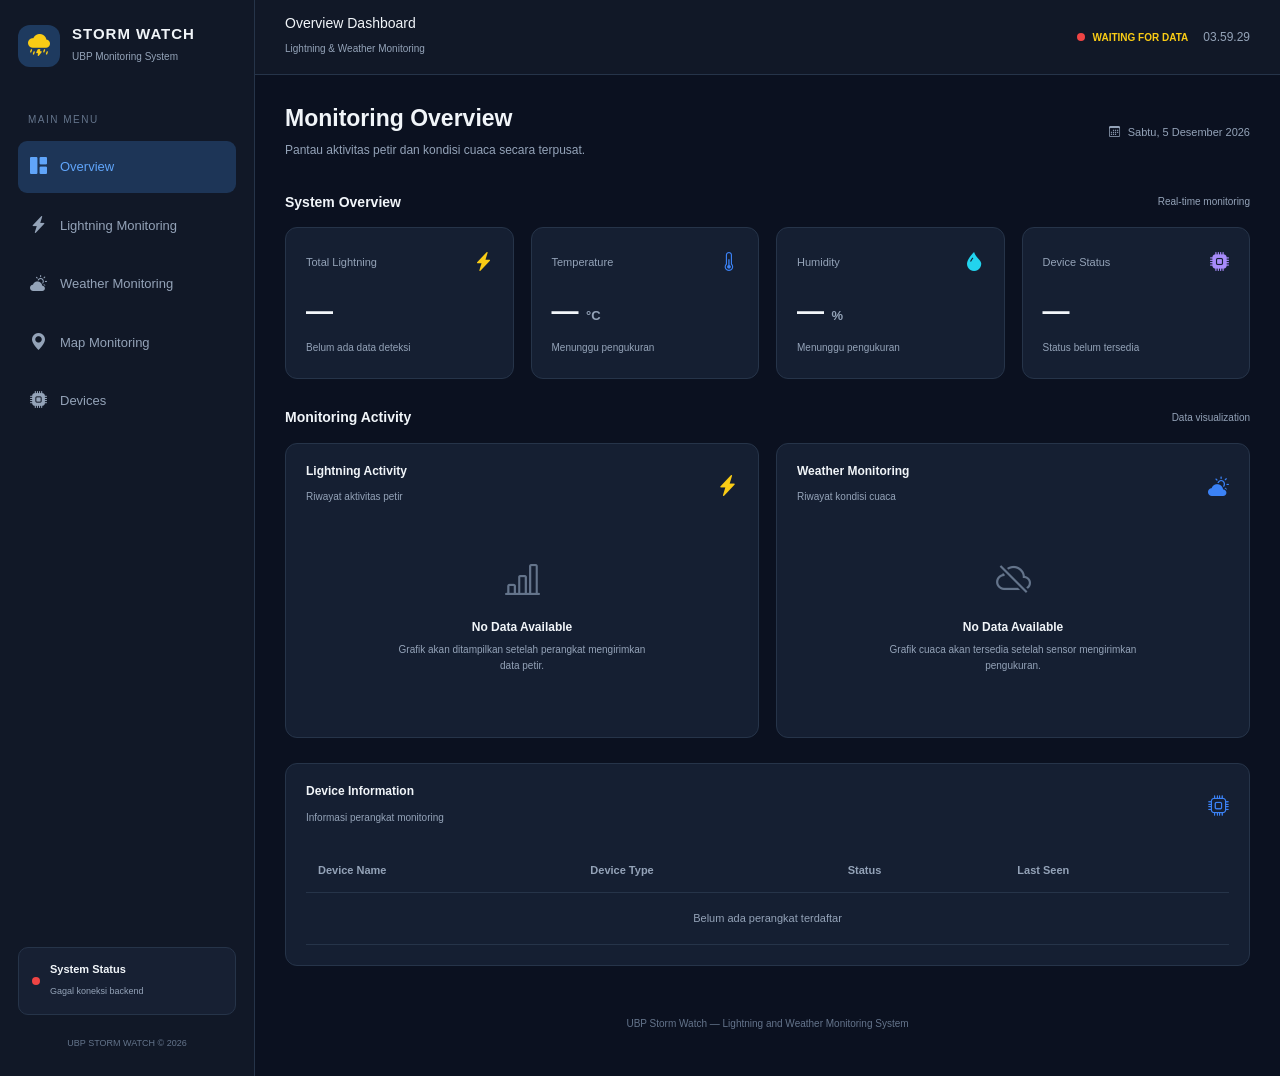
<file: frontend/index.html>
<!DOCTYPE html>
<html lang="id">

<head>
    <meta charset="UTF-8">
    <meta name="viewport" content="width=device-width, initial-scale=1.0">

    <title>UBP Storm Watch | Dashboard</title>

    <!-- Bootstrap -->
    <link href="https://cdn.jsdelivr.net/npm/bootstrap@5.3.3/dist/css/bootstrap.min.css" rel="stylesheet">

    <!-- Bootstrap Icons -->
    <link rel="stylesheet" href="https://cdn.jsdelivr.net/npm/bootstrap-icons@1.11.3/font/bootstrap-icons.min.css">

    <!-- Custom CSS -->
    <link rel="stylesheet" href="assets/css/style.css">
    <link rel="stylesheet" href="assets/css/monitoring.css">
</head>

<body>

    <div class="dashboard-wrapper">

        <!-- SIDEBAR -->
        <aside class="sidebar" id="sidebar">

            <div class="brand">
                <div class="brand-icon">
                    <i class="bi bi-cloud-lightning-rain-fill"></i>
                </div>

                <div>
                    <h5>STORM WATCH</h5>
                    <span>UBP Monitoring System</span>
                </div>
            </div>

            <div class="sidebar-label">MAIN MENU</div>

            <nav class="sidebar-nav">

                <a href="#overview" class="nav-link active">
                    <i class="bi bi-grid-1x2-fill"></i>
                    <span>Overview</span>
                </a>

                <a href="#lightning" class="nav-link">
                    <i class="bi bi-lightning-charge-fill"></i>
                    <span>Lightning Monitoring</span>
                </a>

                <a href="#weather" class="nav-link">
                    <i class="bi bi-cloud-sun-fill"></i>
                    <span>Weather Monitoring</span>
                </a>

                <a href="#map" class="nav-link">
                    <i class="bi bi-geo-alt-fill"></i>
                    <span>Map Monitoring</span>
                </a>

                <a href="#devices" class="nav-link">
                    <i class="bi bi-cpu-fill"></i>
                    <span>Devices</span>
                </a>

            </nav>

            <div class="sidebar-bottom">
                <div class="system-info">
                    <span class="status-dot"></span>
                    <div>
                        <strong>System Status</strong>
                        <small>Menunggu koneksi backend</small>
                    </div>
                </div>

                <div class="sidebar-footer">
                    UBP STORM WATCH © 2026
                </div>
            </div>

        </aside>


        <!-- MAIN AREA -->
        <main class="main-content">

            <!-- TOPBAR -->
            <header class="topbar">

                <div class="topbar-left">
                    <button class="menu-toggle" id="menuToggle">
                        <i class="bi bi-list"></i>
                    </button>

                    <div>
                        <h6 id="pageTitle">Overview Dashboard</h6>
                        <span>Lightning & Weather Monitoring</span>
                    </div>
                </div>

                <div class="topbar-right">

                    <div class="live-indicator">
                        <span class="status-dot"></span>
                        WAITING FOR DATA
                    </div>

                    <div class="current-time" id="currentTime">
                        --:--:--
                    </div>

                </div>

            </header>


            <!-- PAGE CONTENT -->
            <section class="content-area page-section" id="overview">

                <div class="welcome-section">
                    <div>
                        <h3>Monitoring Overview</h3>
                        <p>
                            Pantau aktivitas petir dan kondisi cuaca
                            secara terpusat.
                        </p>
                    </div>

                    <div class="date-info">
                        <i class="bi bi-calendar3"></i>
                        <span id="currentDate">Memuat tanggal...</span>
                    </div>
                </div>


                <!-- STATISTICS -->
                <div class="section-heading">
                    <h5>System Overview</h5>
                    <span>Real-time monitoring</span>
                </div>

                <div class="stats-grid">

                    <div class="stat-card">
                        <div class="stat-top">
                            <span>Total Lightning</span>
                            <i class="bi bi-lightning-charge-fill yellow"></i>
                        </div>

                        <h2>—</h2>
                        <small>Belum ada data deteksi</small>
                    </div>


                    <div class="stat-card">
                        <div class="stat-top">
                            <span>Temperature</span>
                            <i class="bi bi-thermometer-half blue"></i>
                        </div>

                        <h2>— <small>°C</small></h2>
                        <small>Menunggu pengukuran</small>
                    </div>


                    <div class="stat-card">
                        <div class="stat-top">
                            <span>Humidity</span>
                            <i class="bi bi-droplet-fill cyan"></i>
                        </div>

                        <h2>— <small>%</small></h2>
                        <small>Menunggu pengukuran</small>
                    </div>


                    <div class="stat-card">
                        <div class="stat-top">
                            <span>Device Status</span>
                            <i class="bi bi-cpu-fill purple"></i>
                        </div>

                        <h2>—</h2>
                        <small>Status belum tersedia</small>
                    </div>

                </div>


                <!-- MONITORING PANELS -->
                <div class="section-heading">
                    <h5>Monitoring Activity</h5>
                    <span>Data visualization</span>
                </div>

                <div class="monitoring-grid">

                    <div class="panel-card">

                        <div class="panel-header">
                            <div>
                                <h6>Lightning Activity</h6>
                                <span>Riwayat aktivitas petir</span>
                            </div>

                            <i class="bi bi-lightning-charge-fill yellow"></i>
                        </div>

                        <div class="empty-state">
                            <i class="bi bi-bar-chart-line"></i>
                            <h6>No Data Available</h6>
                            <p>
                                Grafik akan ditampilkan setelah
                                perangkat mengirimkan data petir.
                            </p>
                        </div>

                    </div>


                    <div class="panel-card">

                        <div class="panel-header">
                            <div>
                                <h6>Weather Monitoring</h6>
                                <span>Riwayat kondisi cuaca</span>
                            </div>

                            <i class="bi bi-cloud-sun-fill blue"></i>
                        </div>

                        <div class="empty-state">
                            <i class="bi bi-cloud-slash"></i>
                            <h6>No Data Available</h6>
                            <p>
                                Grafik cuaca akan tersedia setelah
                                sensor mengirimkan pengukuran.
                            </p>
                        </div>

                    </div>

                </div>


                <!-- DEVICE TABLE -->
                <div class="panel-card device-panel">

                    <div class="panel-header">
                        <div>
                            <h6>Device Information</h6>
                            <span>Informasi perangkat monitoring</span>
                        </div>

                        <i class="bi bi-cpu blue"></i>
                    </div>

                    <div class="table-responsive">
                        <table class="table custom-table">
                            <thead>
                                <tr>
                                    <th>Device Name</th>
                                    <th>Device Type</th>
                                    <th>Status</th>
                                    <th>Last Seen</th>
                                </tr>
                            </thead>

                            <tbody>
                                <tr>
                                    <td colspan="4" class="text-center">
                                        Belum ada perangkat terdaftar
                                    </td>
                                </tr>
                            </tbody>

                        </table>
                    </div>

                </div>

                <footer class="main-footer">
                    UBP Storm Watch — Lightning and Weather Monitoring System
                </footer>

            </section>


            <!-- =====================================
                    LIGHTNING MONITORING PAGE
            ====================================== -->

            <section class="content-area page-section d-none" id="lightning">

                <div class="welcome-section">
                    <div>
                        <h3>Lightning Monitoring</h3>
                        <p>
                            Monitoring aktivitas dan riwayat deteksi petir.
                        </p>
                    </div>

                    <div class="date-info">
                        <i class="bi bi-lightning-charge-fill"></i>
                        Lightning Detection
                    </div>
                </div>


                <!-- LIGHTNING STATISTICS -->

                <div class="section-heading">
                    <h5>Lightning Statistics</h5>
                    <span>Data dari perangkat</span>
                </div>

                <div class="stats-grid">

                    <div class="stat-card">
                        <div class="stat-top">
                            <span>Total Deteksi Petir</span>
                            <i class="bi bi-lightning-charge-fill yellow"></i>
                        </div>

                        <h2>—</h2>
                        <small>Belum ada data deteksi</small>
                    </div>


                    <div class="stat-card">
                        <div class="stat-top">
                            <span>Last Detection</span>
                            <i class="bi bi-clock-history blue"></i>
                        </div>

                        <h2>—</h2>
                        <small>Belum tersedia</small>
                    </div>


                    <div class="stat-card">
                        <div class="stat-top">
                            <span>Lightning Intensity</span>
                            <i class="bi bi-activity purple"></i>
                        </div>

                        <h2>—</h2>
                        <small>Menunggu pengukuran</small>
                    </div>


                    <div class="stat-card">
                        <div class="stat-top">
                            <span>Detection Status</span>
                            <i class="bi bi-broadcast cyan"></i>
                        </div>

                        <h2>—</h2>
                        <small>Belum tersedia</small>
                    </div>

                </div>


                <!-- LIGHTNING CHART -->

                <div class="section-heading">
                    <h5>Lightning Detection History</h5>
                    <span>Historical data</span>
                </div>

                <div class="panel-card">

                    <div class="empty-state">

                        <i class="bi bi-lightning-charge"></i>

                        <h6>No Lightning Data Available</h6>

                        <p>
                            Grafik aktivitas petir akan muncul setelah
                            perangkat mengirimkan data deteksi.
                        </p>

                    </div>

                </div>


                <!-- LIGHTNING TABLE -->

                <div class="section-heading">
                    <h5>Detection Records</h5>
                    <span>Riwayat deteksi petir</span>
                </div>

                <div class="panel-card">

                    <div class="table-responsive">

                        <table class="table custom-table">

                            <thead>
                                <tr>
                                    <th>Detection Time</th>
                                    <th>Intensity</th>
                                    <th>Distance</th>
                                    <th>Location</th>
                                </tr>
                            </thead>

                            <tbody>
                                <tr>
                                    <td colspan="4" class="text-center">
                                        Belum ada riwayat deteksi petir
                                    </td>
                                </tr>
                            </tbody>

                        </table>

                    </div>

                </div>

            </section>


            <!-- =====================================
                    WEATHER MONITORING PAGE
            ====================================== -->

            <section class="content-area page-section d-none" id="weather">

                <div class="welcome-section">
                    <div>
                        <h3>Weather Monitoring</h3>

                        <p>
                            Monitoring parameter cuaca dari sensor perangkat.
                        </p>
                    </div>

                    <div class="date-info">
                        <i class="bi bi-cloud-sun"></i>
                        Weather Monitoring
                    </div>
                </div>


                <!-- WEATHER STATISTICS -->

                <div class="section-heading">
                    <h5>Weather Parameters</h5>
                    <span>Data pengukuran sensor</span>
                </div>


                <div class="stats-grid">

                    <div class="stat-card">
                        <div class="stat-top">
                            <span>Temperature</span>
                            <i class="bi bi-thermometer-half blue"></i>
                        </div>

                        <h2>— <small>°C</small></h2>
                        <small>Menunggu pengukuran</small>
                    </div>


                    <div class="stat-card">
                        <div class="stat-top">
                            <span>Humidity</span>
                            <i class="bi bi-droplet-fill cyan"></i>
                        </div>

                        <h2>— <small>%</small></h2>
                        <small>Menunggu pengukuran</small>
                    </div>


                    <div class="stat-card">
                        <div class="stat-top">
                            <span>Air Pressure</span>
                            <i class="bi bi-speedometer blue"></i>
                        </div>

                        <h2>— <small>hPa</small></h2>
                        <small>Menunggu pengukuran</small>
                    </div>


                    <div class="stat-card">
                        <div class="stat-top">
                            <span>Wind Speed</span>
                            <i class="bi bi-wind cyan"></i>
                        </div>

                        <h2>— <small>m/s</small></h2>
                        <small>Menunggu pengukuran</small>
                    </div>

                </div>


                <!-- ADDITIONAL WEATHER PARAMETERS -->

                <div class="section-heading">
                    <h5>Additional Parameters</h5>
                    <span>Jika didukung perangkat</span>
                </div>


                <div class="stats-grid">

                    <div class="stat-card">
                        <div class="stat-top">
                            <span>Rainfall</span>
                            <i class="bi bi-cloud-rain-fill blue"></i>
                        </div>

                        <h2>— <small>mm</small></h2>
                        <small>Belum tersedia</small>
                    </div>


                    <div class="stat-card">
                        <div class="stat-top">
                            <span>Wind Direction</span>
                            <i class="bi bi-compass cyan"></i>
                        </div>

                        <h2>—</h2>
                        <small>Belum tersedia</small>
                    </div>

                </div>


                <!-- WEATHER CHART -->

                <div class="section-heading">
                    <h5>Weather History</h5>
                    <span>Historical measurements</span>
                </div>


                <div class="panel-card">

                    <div class="empty-state">

                        <i class="bi bi-cloud-slash"></i>

                        <h6>No Weather Data Available</h6>

                        <p>
                            Grafik perubahan cuaca akan tersedia
                            setelah sensor mengirimkan data.
                        </p>

                    </div>

                </div>


                <!-- WEATHER TABLE -->

                <div class="section-heading">
                    <h5>Weather Records</h5>
                    <span>Riwayat pengukuran</span>
                </div>


                <div class="panel-card">

                    <div class="table-responsive">

                        <table class="table custom-table">

                            <thead>
                                <tr>
                                    <th>Measurement Time</th>
                                    <th>Temperature</th>
                                    <th>Humidity</th>
                                    <th>Pressure</th>
                                    <th>Wind Speed</th>
                                </tr>
                            </thead>

                            <tbody>
                                <tr>
                                    <td colspan="5" class="text-center">
                                        Belum ada riwayat pengukuran cuaca
                                    </td>
                                </tr>
                            </tbody>

                        </table>

                    </div>

                </div>

            </section>


            <!-- =====================================
                        MAP MONITORING PAGE
            ====================================== -->

            <section class="content-area page-section d-none" id="map">

                <!-- PAGE HEADER -->
                <div class="welcome-section">

                    <div>
                        <h3>Map Monitoring</h3>

                        <p>
                            Visualisasi lokasi perangkat dan aktivitas
                            deteksi petir.
                        </p>
                    </div>

                    <div class="date-info">
                        <i class="bi bi-geo-alt-fill"></i>
                        Geographic Monitoring
                    </div>

                </div>


                <!-- LOCATION STATISTICS -->

                <div class="section-heading">
                    <h5>Location Overview</h5>
                    <span>Informasi lokasi perangkat</span>
                </div>


                <div class="stats-grid">

                    <div class="stat-card">

                        <div class="stat-top">
                            <span>Device Location</span>
                            <i class="bi bi-cpu-fill blue"></i>
                        </div>

                        <h2>—</h2>

                        <small>Koordinat belum tersedia</small>

                    </div>


                    <div class="stat-card">

                        <div class="stat-top">
                            <span>Lightning Locations</span>
                            <i class="bi bi-lightning-charge-fill yellow"></i>
                        </div>

                        <h2>—</h2>

                        <small>Belum ada koordinat deteksi</small>

                    </div>


                    <div class="stat-card">

                        <div class="stat-top">
                            <span>Latitude</span>
                            <i class="bi bi-globe blue"></i>
                        </div>

                        <h2>—</h2>

                        <small>Menunggu data perangkat</small>

                    </div>


                    <div class="stat-card">

                        <div class="stat-top">
                            <span>Longitude</span>
                            <i class="bi bi-globe cyan"></i>
                        </div>

                        <h2>—</h2>

                        <small>Menunggu data perangkat</small>

                    </div>

                </div>


                <!-- MAP SECTION -->

                <div class="section-heading">

                    <h5>Geographic Map</h5>

                    <span>Device and lightning location</span>

                </div>


                <div class="panel-card map-panel">

                    <div class="panel-header">

                        <div>
                            <h6>Storm Watch Map</h6>

                            <span>
                                Peta pemantauan geografis
                            </span>
                        </div>

                        <i class="bi bi-map blue"></i>

                    </div>


                    <!-- MAP CONTAINER -->

                    <div id="stormMap" class="map-container">

                        <div class="map-empty-state">

                            <i class="bi bi-geo-alt"></i>

                            <h6>Location Data Not Available</h6>

                            <p>
                                Peta akan menampilkan lokasi perangkat
                                setelah koordinat tersedia dari backend.
                            </p>

                        </div>

                    </div>


                    <!-- MAP LEGEND -->

                    <div class="map-legend">

                        <div>
                            <span class="legend-device"></span>
                            Device Location
                        </div>

                        <div>
                            <span class="legend-lightning"></span>
                            Lightning Detection
                        </div>

                    </div>

                </div>


                <!-- COORDINATE INFORMATION -->

                <div class="section-heading">

                    <h5>Location Information</h5>

                    <span>Coordinate records</span>

                </div>


                <div class="panel-card">

                    <div class="table-responsive">

                        <table class="table custom-table">

                            <thead>

                                <tr>
                                    <th>Location Type</th>
                                    <th>Latitude</th>
                                    <th>Longitude</th>
                                    <th>Detection Time</th>
                                </tr>

                            </thead>

                            <tbody>

                                <tr>

                                    <td colspan="4" class="text-center">
                                        Belum ada data koordinat
                                    </td>

                                </tr>

                            </tbody>

                        </table>

                    </div>

                </div>

            </section>


            <!-- =====================================
     DEVICE MONITORING PAGE
====================================== -->

            <section class="content-area page-section d-none" id="devices">

                <!-- PAGE HEADER -->

                <div class="welcome-section">

                    <div>
                        <h3>Device Monitoring</h3>

                        <p>
                            Monitor status dan aktivitas perangkat
                            UBP Storm Watch.
                        </p>
                    </div>

                    <div class="date-info">
                        <i class="bi bi-cpu-fill"></i>
                        Device Management
                    </div>

                </div>


                <!-- DEVICE STATISTICS -->

                <div class="section-heading">
                    <h5>Device Overview</h5>
                    <span>Ringkasan perangkat</span>
                </div>


                <div class="stats-grid">

                    <!-- TOTAL DEVICES -->

                    <div class="stat-card">

                        <div class="stat-top">
                            <span>Total Devices</span>
                            <i class="bi bi-cpu-fill blue"></i>
                        </div>

                        <h2 id="totalDevices">—</h2>

                        <small>Menunggu data backend</small>

                    </div>


                    <!-- ONLINE DEVICES -->

                    <div class="stat-card">

                        <div class="stat-top">
                            <span>Online Devices</span>
                            <i class="bi bi-wifi cyan"></i>
                        </div>

                        <h2 id="onlineDevices">—</h2>

                        <small>Menunggu status koneksi</small>

                    </div>


                    <!-- OFFLINE DEVICES -->

                    <div class="stat-card">

                        <div class="stat-top">
                            <span>Offline Devices</span>
                            <i class="bi bi-wifi-off yellow"></i>
                        </div>

                        <h2 id="offlineDevices">—</h2>

                        <small>Menunggu status koneksi</small>

                    </div>


                    <!-- LAST COMMUNICATION -->

                    <div class="stat-card">

                        <div class="stat-top">
                            <span>Last Communication</span>
                            <i class="bi bi-clock-history purple"></i>
                        </div>

                        <h2 id="lastCommunication">—</h2>

                        <small>Belum tersedia</small>

                    </div>

                </div>


                <!-- DEVICE TABLE -->

                <div class="section-heading">

                    <h5>Registered Devices</h5>

                    <span>Daftar perangkat monitoring</span>

                </div>


                <div class="panel-card">

                    <div class="table-responsive">

                        <table class="table custom-table">

                            <thead>

                                <tr>
                                    <th>Device ID</th>
                                    <th>Device Name</th>
                                    <th>Connection</th>
                                    <th>Last Seen</th>
                                    <th>Sensor Status</th>
                                </tr>

                            </thead>

                            <tbody id="deviceTableBody">

                                <tr>
                                    <td colspan="5" class="text-center">
                                        Belum ada perangkat terdaftar
                                    </td>
                                </tr>

                            </tbody>

                        </table>

                    </div>

                </div>


                <!-- DEVICE INFORMATION -->

                <div class="section-heading">

                    <h5>Device Information</h5>

                    <span>Informasi perangkat terpilih</span>

                </div>


                <div class="panel-card">

                    <div class="device-empty-state">

                        <i class="bi bi-cpu"></i>

                        <h6>No Device Selected</h6>

                        <p>
                            Informasi perangkat akan ditampilkan
                            setelah perangkat tersedia dan dipilih.
                        </p>

                    </div>

                </div>

            </section>
        </main>

    </div>


    <!-- Bootstrap JS -->
    <script src="https://cdn.jsdelivr.net/npm/bootstrap@5.3.3/dist/js/bootstrap.bundle.min.js">
    </script>

    <!-- Custom JavaScript -->
    <script src="assets/js/app.js"></script>
    <script type="module" src="assets/js/devices.js"></script>
    <script type="module" src="assets/js/api.js"></script>
</body>
</html>
</file>
<file: frontend/assets/css/style.css>
/* =========================================
   UBP STORM WATCH
   DARK PROFESSIONAL DASHBOARD
========================================= */

:root {
    --bg-primary: #0b1120;
    --bg-sidebar: #111827;
    --bg-card: #151f32;
    --bg-hover: #202d43;

    --border-color: #263449;

    --text-primary: #f1f5f9;
    --text-secondary: #94a3b8;

    --accent-blue: #3b82f6;
    --accent-yellow: #facc15;
    --accent-cyan: #22d3ee;
    --accent-purple: #a78bfa;
}

* {
    margin: 0;
    padding: 0;
    box-sizing: border-box;
}

body {
    background: var(--bg-primary);
    color: var(--text-primary);
    font-family: Arial, sans-serif;
    min-height: 100vh;
}

a {
    text-decoration: none;
}


/* =========================================
   LAYOUT
========================================= */

.dashboard-wrapper {
    display: flex;
    min-height: 100vh;
}


/* =========================================
   SIDEBAR
========================================= */

.sidebar {
    width: 255px;
    min-width: 255px;
    background: var(--bg-sidebar);
    border-right: 1px solid var(--border-color);

    display: flex;
    flex-direction: column;

    padding: 25px 18px;
}

.brand {
    display: flex;
    align-items: center;
    gap: 12px;
    margin-bottom: 45px;
}

.brand-icon {
    width: 42px;
    height: 42px;

    display: flex;
    align-items: center;
    justify-content: center;

    background: #1e3a5f;
    color: var(--accent-yellow);

    border-radius: 12px;
    font-size: 22px;
}

.brand h5 {
    font-size: 15px;
    font-weight: 700;
    margin: 0;
    letter-spacing: 1px;
}

.brand span {
    font-size: 10px;
    color: var(--text-secondary);
}

.sidebar-label {
    font-size: 10px;
    color: #64748b;
    letter-spacing: 1.5px;
    margin-bottom: 14px;
    padding-left: 10px;
}

.sidebar-nav {
    display: flex;
    flex-direction: column;
    gap: 7px;
}

.sidebar-nav .nav-link {
    display: flex;
    align-items: center;
    gap: 13px;

    color: var(--text-secondary);

    padding: 13px 12px;
    border-radius: 9px;

    font-size: 13px;
    transition: 0.2s;
}

.sidebar-nav .nav-link i {
    font-size: 17px;
}

.sidebar-nav .nav-link:hover {
    background: var(--bg-hover);
    color: white;
}

.sidebar-nav .nav-link.active {
    background: #1d3557;
    color: #60a5fa;
}

.sidebar-bottom {
    margin-top: auto;
}

.system-info {
    display: flex;
    align-items: center;
    gap: 10px;

    background: #172033;
    border: 1px solid var(--border-color);

    border-radius: 10px;
    padding: 13px;
}

.system-info strong {
    display: block;
    font-size: 11px;
}

.system-info small {
    color: var(--text-secondary);
    font-size: 9px;
}

.status-dot {
    width: 8px;
    height: 8px;
    display: inline-block;
    background: #eab308;
    border-radius: 50%;
    flex-shrink: 0;
}

.sidebar-footer {
    color: #64748b;
    font-size: 9px;
    text-align: center;
    margin-top: 22px;
}


/* =========================================
   MAIN CONTENT
========================================= */

.main-content {
    flex: 1;
    min-width: 0;
}


/* =========================================
   TOPBAR
========================================= */

.topbar {
    height: 75px;

    padding: 0 30px;

    background: var(--bg-sidebar);
    border-bottom: 1px solid var(--border-color);

    display: flex;
    align-items: center;
    justify-content: space-between;
}

.topbar-left,
.topbar-right {
    display: flex;
    align-items: center;
    gap: 15px;
}

.topbar h6 {
    font-size: 14px;
    margin: 0 0 4px;
}

.topbar span {
    color: var(--text-secondary);
    font-size: 10px;
}

.menu-toggle {
    display: none;
    background: transparent;
    border: none;
    color: white;
    font-size: 25px;
}

.live-indicator {
    color: #facc15;
    font-size: 10px;
    font-weight: 700;

    display: flex;
    align-items: center;
    gap: 8px;
}

.current-time {
    color: var(--text-secondary);
    font-size: 12px;
}


/* =========================================
   CONTENT AREA
========================================= */

.content-area {
    padding: 30px;
}

.welcome-section {
    display: flex;
    align-items: center;
    justify-content: space-between;
    margin-bottom: 35px;
}

.welcome-section h3 {
    font-size: 23px;
    font-weight: 700;
    margin-bottom: 8px;
}

.welcome-section p {
    color: var(--text-secondary);
    font-size: 12px;
    margin: 0;
}

.date-info {
    color: var(--text-secondary);
    font-size: 11px;
    display: flex;
    gap: 8px;
    align-items: center;
}


/* =========================================
   SECTION HEADING
========================================= */

.section-heading {
    display: flex;
    align-items: center;
    justify-content: space-between;
    margin-bottom: 17px;
    margin-top: 30px;
}

.section-heading h5 {
    font-size: 14px;
    font-weight: 700;
    margin: 0;
}

.section-heading span {
    color: var(--text-secondary);
    font-size: 10px;
}


/* =========================================
   STATISTICS CARDS
========================================= */

.stats-grid {
    display: grid;
    grid-template-columns: repeat(4, 1fr);
    gap: 17px;
}

.stat-card {
    background: var(--bg-card);
    border: 1px solid var(--border-color);
    border-radius: 12px;

    padding: 20px;
    min-width: 0;
}

.stat-top {
    display: flex;
    align-items: center;
    justify-content: space-between;
    color: var(--text-secondary);
    font-size: 11px;
}

.stat-top i {
    font-size: 19px;
}

.stat-card h2 {
    font-size: 27px;
    font-weight: 700;
    margin: 18px 0 7px;
}

.stat-card h2 small {
    font-size: 13px;
    color: var(--text-secondary);
}

.stat-card > small {
    color: var(--text-secondary);
    font-size: 10px;
}

.yellow {
    color: var(--accent-yellow);
}

.blue {
    color: var(--accent-blue);
}

.cyan {
    color: var(--accent-cyan);
}

.purple {
    color: var(--accent-purple);
}


/* =========================================
   MONITORING PANELS
========================================= */

.monitoring-grid {
    display: grid;
    grid-template-columns: repeat(2, 1fr);
    gap: 17px;
}

.panel-card {
    background: var(--bg-card);
    border: 1px solid var(--border-color);
    border-radius: 12px;

    padding: 20px;
    min-width: 0;
}

.panel-header {
    display: flex;
    align-items: center;
    justify-content: space-between;
    margin-bottom: 20px;
}

.panel-header h6 {
    font-size: 12px;
    font-weight: 700;
    margin-bottom: 5px;
}

.panel-header span {
    color: var(--text-secondary);
    font-size: 10px;
}

.panel-header > i {
    font-size: 21px;
}


/* =========================================
   EMPTY STATE
========================================= */

.empty-state {
    min-height: 190px;

    display: flex;
    flex-direction: column;
    align-items: center;
    justify-content: center;

    text-align: center;
    padding: 20px;
}

.empty-state > i {
    color: #64748b;
    font-size: 35px;
    margin-bottom: 12px;
}

.empty-state h6 {
    font-size: 12px;
    font-weight: 700;
}

.empty-state p {
    color: var(--text-secondary);
    font-size: 10px;
    max-width: 260px;
    line-height: 1.6;
}


/* =========================================
   DEVICE TABLE
========================================= */

.device-panel {
    margin-top: 25px;
}

.custom-table {
    --bs-table-bg: transparent;
    --bs-table-color: var(--text-primary);
    --bs-table-border-color: var(--border-color);

    margin-bottom: 0;
    font-size: 11px;
}

.custom-table th {
    color: var(--text-secondary);
    font-weight: 600;
    padding: 14px 12px;
}

.custom-table td {
    padding: 17px 12px;
    color: var(--text-secondary);
}


/* =========================================
   FOOTER
========================================= */

.main-footer {
    text-align: center;
    color: #64748b;
    font-size: 10px;
    margin-top: 35px;
    padding: 15px;
}


/* =========================================
   RESPONSIVE DESIGN
========================================= */

@media (max-width: 1100px) {

    .stats-grid {
        grid-template-columns: repeat(2, 1fr);
    }

}

@media (max-width: 768px) {

    .sidebar {
        position: fixed;
        left: -260px;
        top: 0;
        bottom: 0;
        z-index: 1000;
        transition: 0.3s;
    }

    .sidebar.show {
        left: 0;
    }

    .menu-toggle {
        display: block;
    }

    .topbar {
        padding: 0 15px;
    }

    .content-area {
        padding: 20px 15px;
    }

    .monitoring-grid {
        grid-template-columns: 1fr;
    }

    .welcome-section {
        align-items: flex-start;
        flex-direction: column;
        gap: 15px;
    }

}

@media (max-width: 480px) {

    .stats-grid {
        grid-template-columns: 1fr;
    }

    .live-indicator {
        font-size: 8px;
    }

    .current-time {
        display: none;
    }

}


/* =========================================
   MAP MONITORING
========================================= */

.map-panel {
    margin-bottom: 25px;
}

.map-container {
    width: 100%;
    height: 430px;

    background-color: #0d1728;

    border: 1px solid var(--border-color);
    border-radius: 10px;

    display: flex;
    align-items: center;
    justify-content: center;

    position: relative;
    overflow: hidden;
}

.map-empty-state {
    text-align: center;
    padding: 25px;
    max-width: 350px;
}

.map-empty-state > i {
    font-size: 45px;
    color: #64748b;
    margin-bottom: 15px;
}

.map-empty-state h6 {
    font-size: 14px;
    font-weight: 700;
    color: var(--text-primary);
}

.map-empty-state p {
    color: var(--text-secondary);
    font-size: 11px;
    line-height: 1.7;
}

.map-legend {
    display: flex;
    flex-wrap: wrap;
    gap: 25px;

    margin-top: 20px;

    color: var(--text-secondary);
    font-size: 11px;
}

.map-legend > div {
    display: flex;
    align-items: center;
    gap: 8px;
}

.legend-device,
.legend-lightning {
    display: inline-block;
    width: 10px;
    height: 10px;
    border-radius: 50%;
}

.legend-device {
    background: #3b82f6;
}

.legend-lightning {
    background: #facc15;
}


/* RESPONSIVE MAP */

@media (max-width: 768px) {

    .map-container {
        height: 320px;
    }

    .map-legend {
        gap: 15px;
    }

}
</file>
<file: frontend/assets/css/monitoring.css>
/* =====================================
   DEVICE MONITORING
===================================== */

.device-empty-state {
    min-height: 200px;

    display: flex;
    flex-direction: column;

    align-items: center;
    justify-content: center;

    text-align: center;
    padding: 25px;
}

.device-empty-state i {
    font-size: 45px;
    color: #64748b;
    margin-bottom: 15px;
}

.device-empty-state h6 {
    color: var(--text-primary);
    font-size: 14px;
    font-weight: 700;
}

.device-empty-state p {
    color: var(--text-secondary);
    font-size: 11px;
    line-height: 1.7;
    max-width: 350px;
}


/* DEVICE STATUS */

.device-status {
    display: inline-flex;
    align-items: center;
    gap: 7px;
    font-size: 11px;
    font-weight: 600;
}

.device-status::before {
    content: "";
    width: 8px;
    height: 8px;
    border-radius: 50%;
}

.device-status.online::before {
    background: #22c55e;
}

.device-status.offline::before {
    background: #ef4444;
}

.device-status.unknown::before {
    background: #94a3b8;
}


/* RESPONSIVE */

@media (max-width: 768px) {

    .device-empty-state {
        min-height: 170px;
    }

}
</file>
